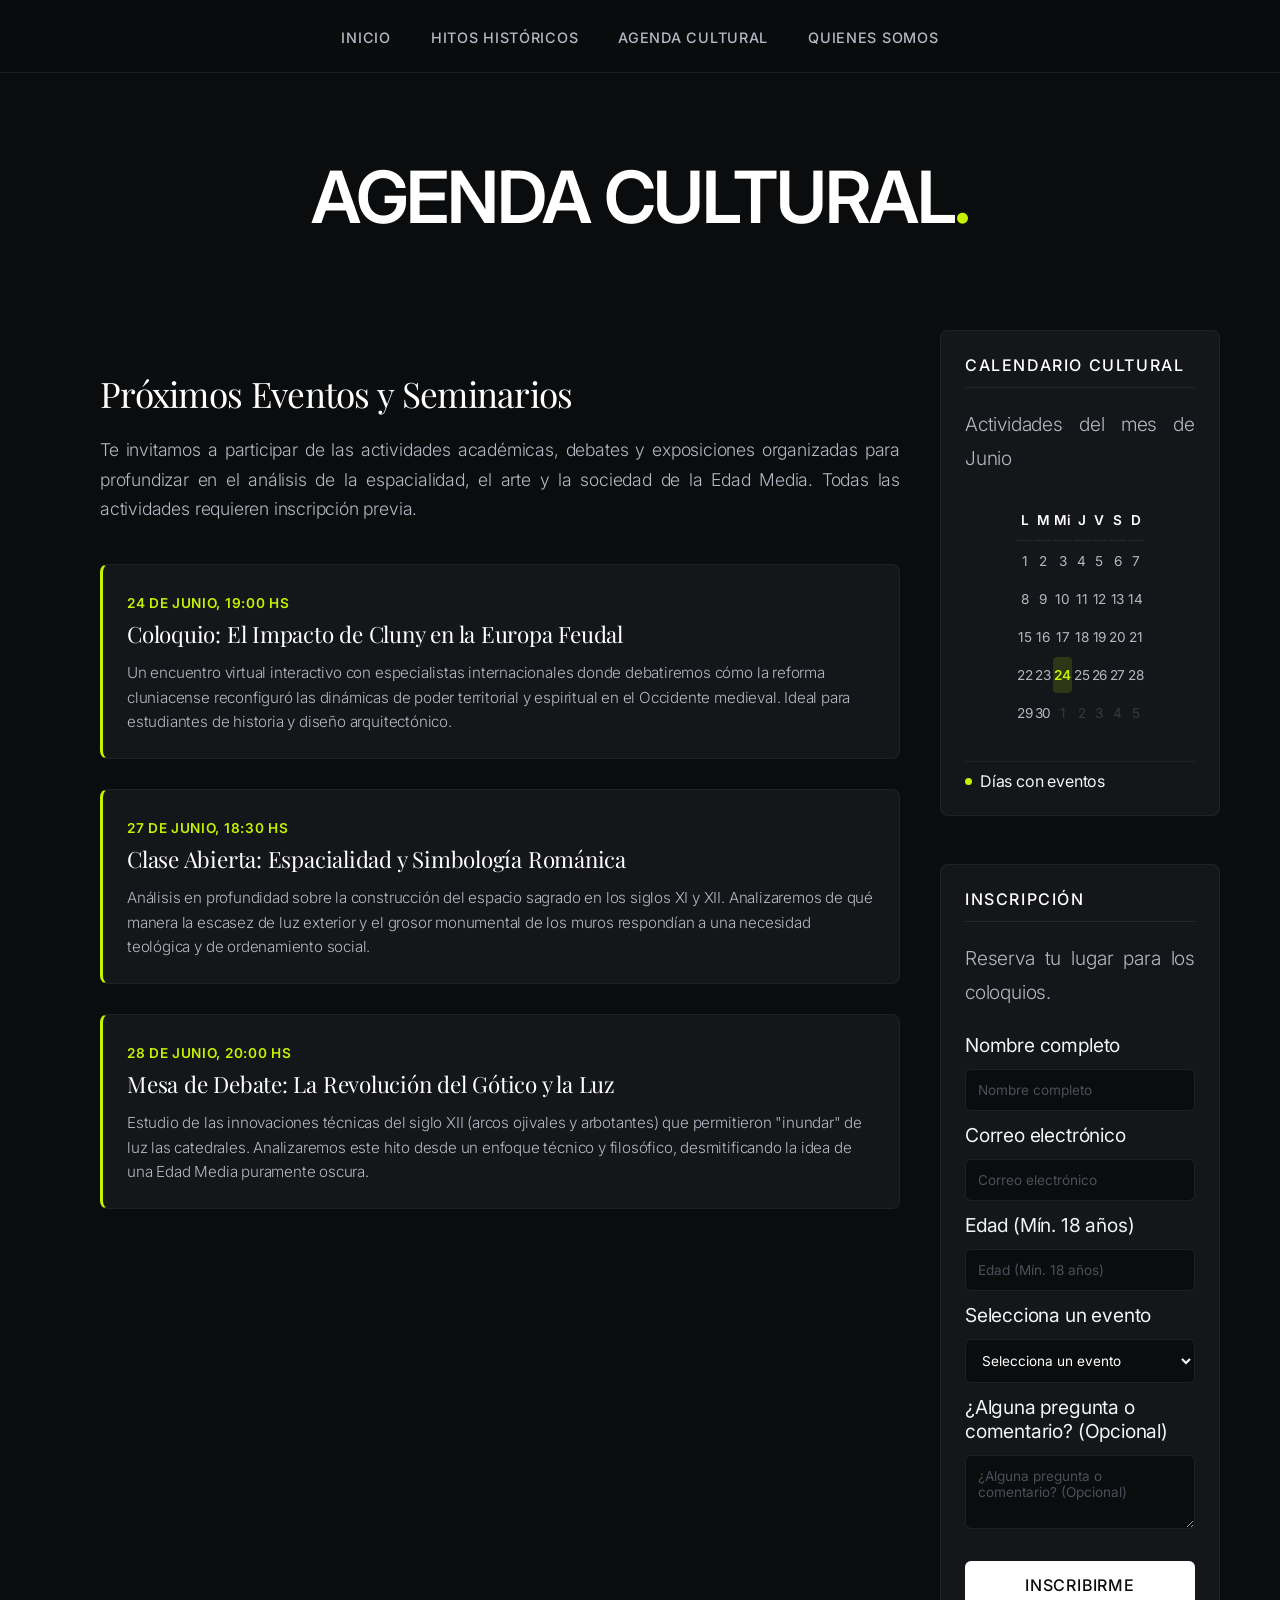
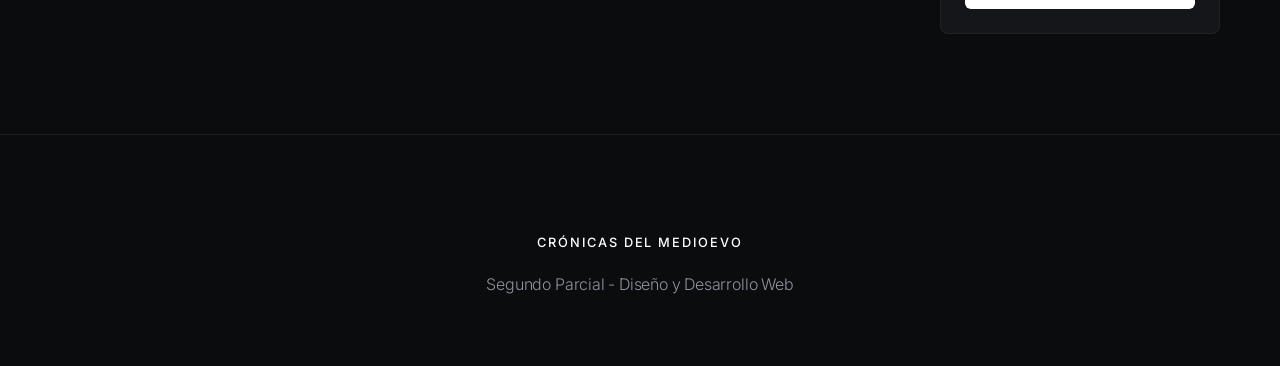
<file: agenda.html>
<!DOCTYPE html>
<html lang="es">
<head>
    <meta charset="UTF-8">
    <meta name="viewport" content="width=device-width, initial-scale=1.0">
    <title>Agenda Cultural - Crónicas del Medioevo</title>
    <link rel="stylesheet" href="indexstyle.css">
</head>
<body>

    <nav class="nav-medieval">
        <button id="boton-menu" class="menu-toggle">MENÚ</button>
        <ul id="menu-enlaces" class="nav-links">
            <li><a href="index.html">Inicio</a></li>
            <li><a href="historia.html">Hitos Históricos</a></li>
            <li><a href="agenda.html">Agenda Cultural</a></li>
            <li><a href="quienessomos.html">Quienes Somos</a></li>
        </ul>
    </nav>

    <header class="cabecera-medieval">
        <h1>Agenda Cultural</h1>
    </header>

    <div class="grid-agenda">
        
        <main class="contenido">
            <section class="introduccion-agenda">
                <h2>Próximos Eventos y Seminarios</h2>
                <p>Te invitamos a participar de las actividades académicas, debates y exposiciones organizadas para profundizar en el análisis de la espacialidad, el arte y la sociedad de la Edad Media. Todas las actividades requieren inscripción previa.</p>
            </section>

            <section class="linea-tiempo-agenda">
                <article class="bloque-hito">
                    <span class="fecha-hito">24 de Junio, 19:00 hs</span>
                    <h3>Coloquio: El Impacto de Cluny en la Europa Feudal</h3>
                    <p>Un encuentro virtual interactivo con especialistas internacionales donde debatiremos cómo la reforma cluniacense reconfiguró las dinámicas de poder territorial y espiritual en el Occidente medieval. Ideal para estudiantes de historia y diseño arquitectónico.</p>
                </article>

                <article class="bloque-hito">
                    <span class="fecha-hito">27 de Junio, 18:30 hs</span>
                    <h3>Clase Abierta: Espacialidad y Simbología Románica</h3>
                    <p>Análisis en profundidad sobre la construcción del espacio sagrado en los siglos XI y XII. Analizaremos de qué manera la escasez de luz exterior y el grosor monumental de los muros respondían a una necesidad teológica y de ordenamiento social.</p>
                </article>

                <article class="bloque-hito">
                    <span class="fecha-hito">28 de Junio, 20:00 hs</span>
                    <h3>Mesa de Debate: La Revolución del Gótico y la Luz</h3>
                    <p>Estudio de las innovaciones técnicas del siglo XII (arcos ojivales y arbotantes) que permitieron "inundar" de luz las catedrales. Analizaremos este hito desde un enfoque técnico y filosófico, desmitificando la idea de una Edad Media puramente oscura.</p>
                </article>
            </section>
        </main>

        <aside class="sidebar columna-derecha">
            
            <div class="contenedor-info">
                <h3>Calendario Cultural</h3>
                <p class="subtitulo-sidebar">Actividades del mes de Junio</p>
                
                <table class="tabla-calendario">
                    <thead>
                        <tr>
                            <th>L</th>
                            <th>M</th>
                            <th>Mi</th>
                            <th>J</th>
                            <th>V</th>
                            <th>S</th>
                            <th>D</th>
                        </tr>
                    </thead>
                    <tbody>
                        <tr>
                            <td>1</td>
                            <td>2</td>
                            <td>3</td>
                            <td>4</td>
                            <td>5</td>
                            <td>6</td>
                            <td>7</td>
                        </tr>
                        <tr>
                            <td>8</td>
                            <td>9</td>
                            <td>10</td>
                            <td>11</td>
                            <td>12</td>
                            <td>13</td>
                            <td>14</td>
                        </tr>
                        <tr>
                            <td>15</td>
                            <td>16</td>
                            <td>17</td>
                            <td>18</td>
                            <td>19</td>
                            <td>20</td>
                            <td>21</td>
                        </tr>
                        <tr>
                            <td>22</td>
                            <td>23</td>
                            <td class="dia-evento" title="Coloquio Cluny">24</td>
                            <td>25</td>
                            <td>26</td>
                            <td>27</td>
                            <td>28</td>
                        </tr>
                        <tr>
                            <td>29</td>
                            <td>30</td>
                            <td class="mes-siguiente">1</td>
                            <td class="mes-siguiente">2</td>
                            <td class="mes-siguiente">3</td>
                            <td class="mes-siguiente">4</td>
                            <td class="mes-siguiente">5</td>
                        </tr>
                    </tbody>
                </table>
                
                <div class="leyenda-calendario">
                    <span class="punto-leyenda"></span>
                    <small class="texto-leyenda">Días con eventos</small>
                </div>
            </div>

            <div class="contenedor-info" id="bloque-inscripcion">
                <h3>Inscripción</h3>
                <p class="subtitulo-sidebar">Reserva tu lugar para los coloquios.</p>
                
                <form id="formulario-agenda" class="formulario-sidebar">
                    <label for="ins-nombre" class="sr-only">Nombre completo</label>
                    <input type="text" id="ins-nombre" placeholder="Nombre completo" required class="input-sidebar">
                    
                    <label for="ins-email" class="sr-only">Correo electrónico</label>
                    <input type="email" id="ins-email" placeholder="Correo electrónico" required class="input-sidebar">
                    
                    <label for="ins-edad" class="sr-only">Edad (Mín. 18 años)</label>
                    <input type="number" id="ins-edad" min="18" placeholder="Edad (Mín. 18 años)" required class="input-sidebar">
                    
                    <label for="ins-evento" class="sr-only">Selecciona un evento</label>
                    <select id="ins-evento" required class="input-sidebar select-medieval">
                        <option value="" disabled selected>Selecciona un evento</option>
                        <option value="Cluny">Coloquio: Impacto de Cluny</option>
                        <option value="Romanico">Clase: Simbología Románica</option>
                        <option value="Gotico">Debate: La Revolución del Gótico</option>
                    </select>

                    <label for="ins-comentario" class="sr-only">¿Alguna pregunta o comentario? (Opcional)</label>
                    <textarea id="ins-comentario" placeholder="¿Alguna pregunta o comentario? (Opcional)" class="input-sidebar textarea-medieval" rows="3"></textarea>
                    
                    <div id="alerta-error" class="alerta-error-sidebar"></div>

                    <button type="submit" class="boton-medieval-full">Inscribirme</button>
                </form>
            </div>

        </aside>

    </div>

    <footer class="footer-medieval">
        <div class="footer-info">
            <h3>Crónicas del Medioevo</h3>
            <p>Segundo Parcial - Diseño y Desarrollo Web</p>
        </div>
    </footer>

    <script src="script.js"></script>
</body>
</html>
</file>
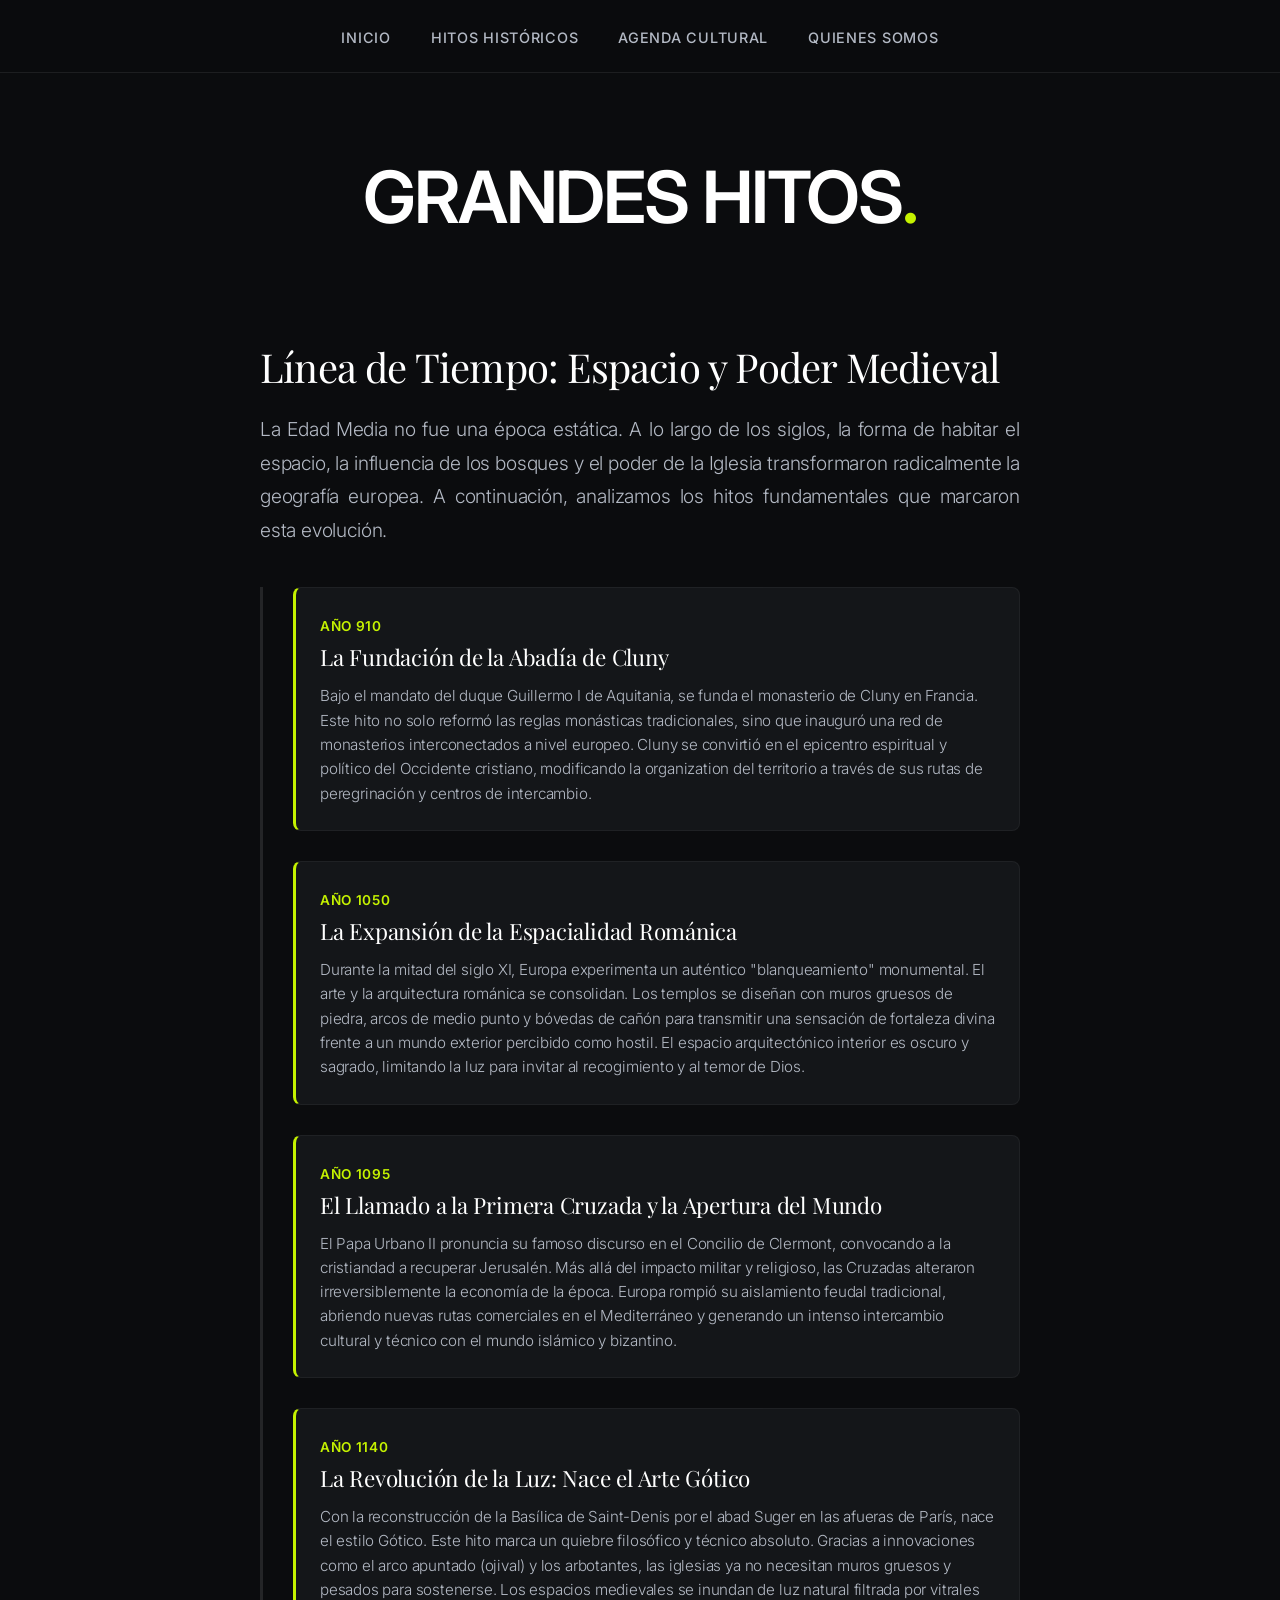
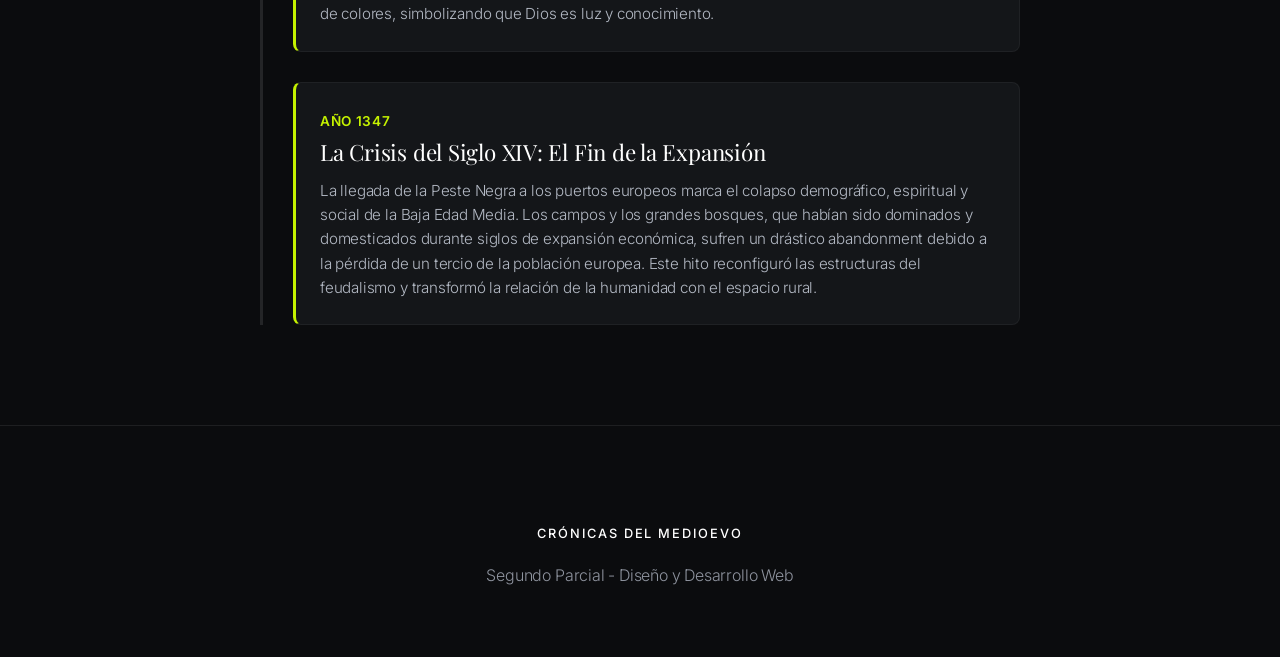
<file: historia.html>
<!DOCTYPE html>
<html lang="es">
<head>
    <meta charset="UTF-8">
    <meta name="viewport" content="width=device-width, initial-scale=1.0">
    <title>Hitos Históricos - Crónicas del Medioevo</title>
    <link rel="stylesheet" href="indexstyle.css">
</head>
<body>

    <nav class="nav-medieval">
        <button id="boton-menu" class="menu-toggle">MENÚ</button>
        <ul id="menu-enlaces" class="nav-links">
            <li><a href="index.html">Inicio</a></li>
            <li><a href="historia.html">Hitos Históricos</a></li>
            <li><a href="agenda.html">Agenda Cultural</a></li>
            <li><a href="quienessomos.html">Quienes Somos</a></li>
        </ul>
    </nav>

    <header class="cabecera-medieval">
        <h1>Grandes Hitos</h1>
    </header>

    <main class="cuerpo-historia">
        <h2>Línea de Tiempo: Espacio y Poder Medieval</h2>
        <p class="descripcion-historia">La Edad Media no fue una época estática. A lo largo de los siglos, la forma de habitar el espacio, la influencia de los bosques y el poder de la Iglesia transformaron radicalmente la geografía europea. A continuación, analizamos los hitos fundamentales que marcaron esta evolución.</p>
        
        <div class="linea-tiempo">

            <article class="bloque-hito">
                <span class="fecha-hito">Año 910</span>
                <h3>La Fundación de la Abadía de Cluny</h3>
                <p>Bajo el mandato del duque Guillermo I de Aquitania, se funda el monasterio de Cluny en Francia. Este hito no solo reformó las reglas monásticas tradicionales, sino que inauguró una red de monasterios interconectados a nivel europeo. Cluny se convirtió en el epicentro espiritual y político del Occidente cristiano, modificando la organization del territorio a través de sus rutas de peregrinación y centros de intercambio.</p>
            </article>

            <article class="bloque-hito">
                <span class="fecha-hito">Año 1050</span>
                <h3>La Expansión de la Espacialidad Románica</h3>
                <p>Durante la mitad del siglo XI, Europa experimenta un auténtico "blanqueamiento" monumental. El arte y la arquitectura románica se consolidan. Los templos se diseñan con muros gruesos de piedra, arcos de medio punto y bóvedas de cañón para transmitir una sensación de fortaleza divina frente a un mundo exterior percibido como hostil. El espacio arquitectónico interior es oscuro y sagrado, limitando la luz para invitar al recogimiento y al temor de Dios.</p>
            </article>

            <article class="bloque-hito">
                <span class="fecha-hito">Año 1095</span>
                <h3>El Llamado a la Primera Cruzada y la Apertura del Mundo</h3>
                <p>El Papa Urbano II pronuncia su famoso discurso en el Concilio de Clermont, convocando a la cristiandad a recuperar Jerusalén. Más allá del impacto militar y religioso, las Cruzadas alteraron irreversiblemente la economía de la época. Europa rompió su aislamiento feudal tradicional, abriendo nuevas rutas comerciales en el Mediterráneo y generando un intenso intercambio cultural y técnico con el mundo islámico y bizantino.</p>
            </article>

            <article class="bloque-hito">
                <span class="fecha-hito">Año 1140</span>
                <h3>La Revolución de la Luz: Nace el Arte Gótico</h3>
                <p>Con la reconstrucción de la Basílica de Saint-Denis por el abad Suger en las afueras de París, nace el estilo Gótico. Este hito marca un quiebre filosófico y técnico absoluto. Gracias a innovaciones como el arco apuntado (ojival) y los arbotantes, las iglesias ya no necesitan muros gruesos y pesados para sostenerse. Los espacios medievales se inundan de luz natural filtrada por vitrales de colores, simbolizando que Dios es luz y conocimiento.</p>
            </article>

            <article class="bloque-hito">
                <span class="fecha-hito">Año 1347</span>
                <h3>La Crisis del Siglo XIV: El Fin de la Expansión</h3>
                <p>La llegada de la Peste Negra a los puertos europeos marca el colapso demográfico, espiritual y social de la Baja Edad Media. Los campos y los grandes bosques, que habían sido dominados y domesticados durante siglos de expansión económica, sufren un drástico abandonment debido a la pérdida de un tercio de la población europea. Este hito reconfiguró las estructuras del feudalismo y transformó la relación de la humanidad con el espacio rural.</p>
            </article>

        </div>
    </main>

    <footer class="footer-medieval">
        <div class="footer-info">
            <h3>Crónicas del Medioevo</h3>
            <p>Segundo Parcial - Diseño y Desarrollo Web</p>
        </div>
    </footer>

    <script src="script.js"></script>
</body>
</html>
</file>
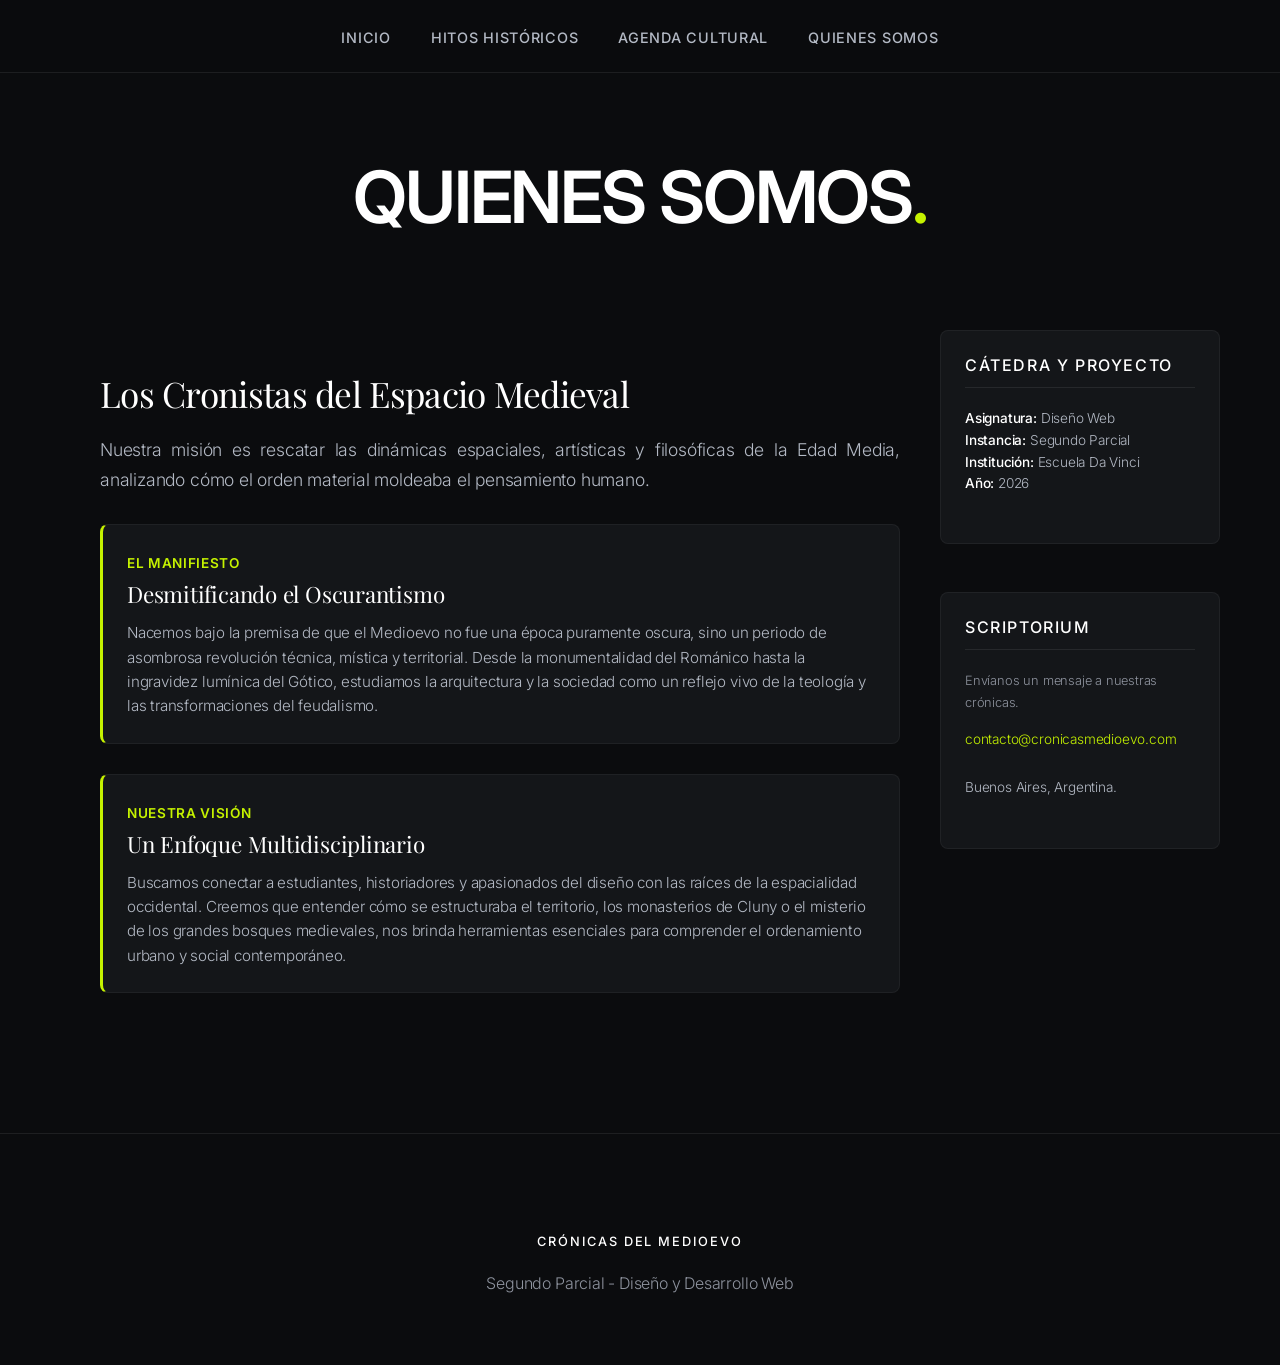
<file: quienessomos.html>
<!DOCTYPE html>
<html lang="es">
<head>
    <meta charset="UTF-8">
    <meta name="viewport" content="width=device-width, initial-scale=1.0">
    <title>Quienes Somos - Crónicas del Medioevo</title>
    <link rel="stylesheet" href="indexstyle.css">
</head>
<body>
    <nav class="nav-medieval">
        <button id="boton-menu" class="menu-toggle">MENÚ</button>
        <ul id="menu-enlaces" class="nav-links">
            <li><a href="index.html">Inicio</a></li>
            <li><a href="historia.html">Hitos Históricos</a></li>
            <li><a href="agenda.html">Agenda Cultural</a></li>
            <li><a href="quienessomos.html">Quienes Somos</a></li>
        </ul>
    </nav>

    <header class="cabecera-medieval">
        <h1>Quienes Somos</h1>
    </header>

    <div class="grid-agenda">
        
        <main class="contenido">
            
            <div class="introduccion-agenda">
                <h2>Los Cronistas del Espacio Medieval</h2>
                <p>Nuestra misión es rescatar las dinámicas espaciales, artísticas y filosóficas de la Edad Media, analizando cómo el orden material moldeaba el pensamiento humano.</p>
            </div>

            <div class="linea-tiempo-agenda">
                
                <div class="bloque-hito">
                    <span class="fecha-hito">El Manifiesto</span>
                    <h3>Desmitificando el Oscurantismo</h3>
                    <p>Nacemos bajo la premisa de que el Medioevo no fue una época puramente oscura, sino un periodo de asombrosa revolución técnica, mística y territorial. Desde la monumentalidad del Románico hasta la ingravidez lumínica del Gótico, estudiamos la arquitectura y la sociedad como un reflejo vivo de la teología y las transformaciones del feudalismo.</p>
                </div>

                <div class="bloque-hito">
                    <span class="fecha-hito">Nuestra Visión</span>
                    <h3>Un Enfoque Multidisciplinario</h3>
                    <p>Buscamos conectar a estudiantes, historiadores y apasionados del diseño con las raíces de la espacialidad occidental. Creemos que entender cómo se estructuraba el territorio, los monasterios de Cluny o el misterio de los grandes bosques medievales, nos brinda herramientas esenciales para comprender el ordenamiento urbano y social contemporáneo.</p>
                </div>

            </div>
        </main>

        <aside class="sidebar columna-derecha">
            
            <div class="contenedor-info">
                <h3>Cátedra y Proyecto</h3>
                <p style="font-size: 0.85rem; color: #b3b9c4; line-height: 1.6; margin-top: 10px;">
                    <strong>Asignatura:</strong> Diseño Web<br>
                    <strong>Instancia:</strong> Segundo Parcial<br>
                    <strong>Institución:</strong> Escuela Da Vinci<br>
                    <strong>Año:</strong> 2026
                </p>
            </div>

            <div class="contenedor-info">
                <h3>Scriptorium</h3>
                <p style="font-size: 0.8rem; margin-bottom: 12px; color: #8e939e; text-align: left;">Envíanos un mensaje a nuestras crónicas.</p>
                <p style="font-size: 0.85rem; color: #c5f200; font-family: 'Inter', sans-serif;">
                    contacto@cronicasmedioevo.com
                </p>
                <p style="font-size: 0.85rem; color: #b3b9c4; margin-top: 8px;">
                    Buenos Aires, Argentina.
                </p>
            </div>

        </aside>

    </div>

    <footer class="footer-medieval">
        <div class="footer-info">
            <h3>Crónicas del Medioevo</h3>
            <p>Segundo Parcial - Diseño y Desarrollo Web</p>
        </div>
    </footer>

    <script src="script.js"></script>
</body>
</html>
</file>
<file: indexstyle.css>
/* Importación de la tipo */
@import url('https://fonts.googleapis.com/css2?family=Inter:wght@300;400;500;600&family=Playfair+Display:ital,wght@0,400;0,600;1,400&display=swap');

body {
    background: #0b0c0e;
    min-height: 100vh; 
    font-family: 'Inter', sans-serif;
    color: #f3f4f6; 
    font-size: 1.2rem;
    margin: 0;
    padding: 0;
    letter-spacing: -0.01em;
}

/* ---  NAV BAR  --- */
.nav-medieval {
    background-color: rgba(11, 12, 14, 0.8); 
    backdrop-filter: blur(12px); 
    -webkit-backdrop-filter: blur(12px);
    padding: 24px 0;
    position: sticky; 
    top: 0;
    z-index: 1000;
    border-bottom: 1px solid rgba(255, 255, 255, 0.08); 
}

.nav-medieval ul {
    list-style: none;
    margin: 0;
    padding: 0;
    display: flex;
    justify-content: center;
    gap: 40px;
}

.nav-medieval a {
    color: #b3b9c4;
    text-decoration: none;
    font-size: 0.9rem;
    font-weight: 500;
    letter-spacing: 0.05em;
    text-transform: uppercase;
    transition: color 0.3s ease;
}

.nav-medieval a:hover {
    color: #c5f200;
}

/* para que no se vea la palabra menu en la computadora */
.menu-toggle {
    display: none;
}

/* --- TITULO --- */
.cabecera-medieval {
    width: 100%;
    display: flex;
    justify-content: center;
    align-items: center;
    padding: 80px 0 40px 0; 
    text-align: center;
}

.cabecera-medieval h1 {
    font-family: 'Inter', sans-serif;
    font-weight: 600;            
    font-size: 4.5rem;           
    color: #ffffff;              
    text-transform: uppercase; 
    letter-spacing: -0.03em;     
    margin: 0;
    position: relative;
}

/* punto final en colorcito neon para mas onda*/
.cabecera-medieval h1::after {
    content: '.';
    color: #c5f200;              
    font-family: 'Inter', sans-serif;
}

/* Ajuste para pantallas pequeñas (móviles) */
@media (max-width: 768px) {
    .cabecera-medieval h1 {
        font-size: 2.2rem;       
        padding: 0 20px;
    }
}

/* --- CONTENEDORES DE TEXTO Y MÁRGENES --- */
main, section, .contenido {
    max-width: 800px; 
    margin: 40px auto; 
    padding: 0;   
}

section {
    margin-bottom: 100px; 
}

/* --- TIPOGRAFÍA --- */
h2 {
    font-family: 'Playfair Display', serif; 
    font-weight: 400;
    font-size: 2.5rem;
    letter-spacing: -0.02em;
    text-align: left; 
    color: #c5f200;     
    margin-top: 0;
    margin-bottom: 30px; 
}

h3 {
    font-family: 'Playfair Display', serif;
    font-weight: 400;
    font-size: 1.75rem;
    letter-spacing: -0.01em;
    text-align: left; 
    color: #ffffff;
    margin-top: 40px; 
    margin-bottom: 20px;
}

p {
    font-family: 'Inter', sans-serif;
    font-weight: 300;
    line-height: 1.75;
    text-align: justify;
    color: #b3b9c4; 
    margin-bottom: 24px;
}

strong {
    color: #ffffff; 
    font-weight: 500;
}

em {
    font-family: 'Playfair Display', serif;
    font-style: italic;
}

/* --- FOTOS  --- */
.enlace-monasterio img:hover, #foto-caballeros:hover, #foto-bosque-medieval:hover {
    transform: scale(1.01);
}

.enlace-monasterio img, #foto-caballeros, #foto-bosque-medieval {
    display: block;
    margin: 40px auto; 
    width: 100%;       
    max-width: 100%; 
    height: auto;
    border-radius: 8px;
    border: 1px solid rgba(255, 255, 255, 0.05);
    transition: transform 0.3s;
    
    /* --- EFECTO BLANCO Y NEGRO --- */
    filter: grayscale(90%); 
    opacity: 0.7;            
    transition: filter 0.5s ease, opacity 0.5s ease, transform 0.5s ease; 
}

/* para que al pasar el mouse se vea a color */
.enlace-monasterio img:hover, #foto-caballeros:hover, #foto-bosque-medieval:hover {
    filter: grayscale(0%);  
    opacity: 15;              
    transform: scale(1.01);
}

/* --- GALERÍA --- */
.contenedor-galeria {
    display: grid;
    grid-template-columns: repeat(auto-fit, minmax(280px, 1fr));
    gap: 32px; 
    align-items: start;
    margin-top: 40px;
}

.item-galeria {
    margin: 0;
    padding: 0;
    background: #141619; 
    border: 1px solid rgba(255, 255, 255, 0.05);
    border-radius: 8px;
    overflow: hidden;
    transition: all 0.3s ease;
}

.item-galeria img {
    width: 100%;
    height: 220px; 
    object-fit: cover; 
    border-radius: 0;
    
    /* --- EFECTO BLANCO Y NEGRO --- */
    filter: grayscale(100%);
    opacity: 0.6;
    transition: filter 0.5s ease, opacity 0.5s ease;
}

/* Al pasar el mouse se vea colorcito*/
.item-galeria:hover img {
    filter: grayscale(0%);
    opacity: 1;
}
.item-galeria figcaption {
    padding: 20px;
    font-family: 'Inter', sans-serif;
    font-size: 0.85rem;
    color: #8e939e;
    text-align: left; 
    font-style: normal;
}

.item-galeria:hover {
    border-color: rgba(255, 255, 255, 0.15);
    transform: translateY(-4px);
    box-shadow: 0 12px 30px rgba(0,0,0,0.5);
}

.item-galeria:hover img {
    filter: none; 
}

/* --- DIVISORES --- */
.divisor-final {
    margin-top: 80px;
    padding: 60px 0;
    border-top: 1px solid rgba(255, 255, 255, 0.08);
    border-bottom: 1px solid rgba(255, 255, 255, 0.08);
    text-align: center;
}

.cita-bibliografica {
    font-family: 'Playfair Display', serif;
    font-size: 1.6rem;
    line-height: 1.4;
    color: #ffffff; 
    opacity: 1;
    text-align: center;
} 

/* --- GRID PRINCIPAL --- */
.grid-principal {
    display: grid;
    grid-template-columns: 280px 1fr 280px; 
    gap: 64px; 
    max-width: 1400px;
    margin: 0 auto;
    padding: 40px;
    align-items: start; 
}

.contenido {
    min-width: 0; 
}

/* --- SIDEBARS --- */
.sidebar {
    display: flex;
    flex-direction: column;
    gap: 48px; 
}

.contenedor-info {
    background: #141619; 
    border: 1px solid rgba(255, 255, 255, 0.05);
    border-radius: 8px;
    padding: 24px;
    box-shadow: none;
}

.contenedor-info h3 {
    font-family: 'Inter', sans-serif;
    font-weight: 500;
    font-size: 1rem;
    text-transform: uppercase;
    letter-spacing: 0.1em;
    color: #ffffff;
    border-bottom: 1px solid rgba(255, 255, 255, 0.08);
    padding-bottom: 12px;
    margin-top: 0;
    margin-bottom: 20px;
}

.bio-ampliada {
    font-family: 'Inter', sans-serif;
    font-size: 0.9rem; 
    line-height: 1.6;
    margin-bottom: 16px;
    color: #8e939e;
    text-align: left;
}

.foto-autor {
    width: 100%;
    height: 180px; 
    object-fit: cover;
    border-radius: 6px;
    margin-bottom: 20px;
    border: 1px solid rgba(255, 255, 255, 0.05);
}

.contenedor-info:hover .foto-autor {
    filter: none; 
    transform: scale(1.02);
}

/* --- COLUMNA DERECHA --- */
.columna-derecha {
    padding-top: 0; 
    display: flex; 
    flex-direction: column;
    height: auto; 
    gap: 48px;
    box-sizing: border-box;
    box-shadow: none;
}

.columna-derecha .contenedor-info:first-child {
    margin-top: 0; 
}

/* --- FORMULARIOS --- */
.formulario-sidebar {
    display: flex;
    flex-direction: column;
    gap: 12px;
}

.input-sidebar {
    background: #0b0c0e; 
    border: 1px solid rgba(255, 255, 255, 0.08);
    padding: 12px;
    color: #ffffff;
    border-radius: 6px;
    font-family: 'Inter', sans-serif;
    font-size: 0.85rem;
    width: 100%;
    box-sizing: border-box;
    transition: border-color 0.3s;
}

.input-sidebar::placeholder {
    color: #4a4f5a;
}

.input-sidebar:focus {
    outline: none;
    border-color: #c5f200; 
}

.boton-medieval-full {
    background-color: #ffffff; 
    color: #0b0c0e;
    border: none;
    padding: 14px;
    font-family: 'Inter', sans-serif;
    font-weight: 500;
    font-size: 1rem;
    text-transform: uppercase;
    letter-spacing: 0.05em;
    cursor: pointer;
    border-radius: 6px;
    transition: all 0.3s;
    margin-top: 8px;
}

.boton-medieval-full:hover {
    background-color: #c5f200;
}

/* --- SPOTIFY / PODCAST--- */
.podcast-posicionado {
    background-color: #141619;
    border-left: 3px solid #c5f200; 
    padding: 24px;
}

.podcast-posicionado h3 {
    font-family: 'Inter', sans-serif;
    font-size: 1rem;
    color: #ffffff;
}

.bio-breve {
    font-size: 1rem;
    color: #8e939e;
}

.boton-spotify {
    display: inline-flex;
    align-items: center;
    justify-content: center;
    background-color: #1DB954;
    color: white;
    padding: 12px 24px;
    border-radius: 6px; 
    text-decoration: none;
    font-family: 'Inter', sans-serif;
    font-weight: 500;
    margin-top: 16px;
    font-size: 0.8rem;
    letter-spacing: 0.02em;
    transition: 0.3s;
}

.boton-spotify:hover {
    background-color: #1ed760;
    transform: translateY(-2px);
}

/* --- FOOTER --- */
.footer-medieval {
    background-color: #0b0c0e;
    border-top: 1px solid rgba(255, 255, 255, 0.08);
    padding: 60px 20px;
    margin-top: 100px;
    color: #8e939e;
    width: 100%;
    box-sizing: border-box;
}

.footer-info h3 {
    font-family: 'Inter', sans-serif;
    font-weight: 500;
    color: #ffffff;
    text-transform: uppercase;
    font-size: 0.8rem;
    letter-spacing: 0.15em;
    margin-bottom: 20px;
    text-align: center;
}

.footer-info p {
    font-family: 'Inter', sans-serif;
    font-size: 1rem;
    margin: 8px 0;
    text-align: center;
    color: #8e939e;
}
/* A PARTIR DE ACA EMPIEZA INFO DEL SEGUNDO PARCIAL: HACERLO RESPONSIVE, OCULTAR LO DEL MENÚ,ETC*/

/* pagina historia*/
.cuerpo-historia {
    max-width: 800px;
    margin: 60px auto;
    padding: 0 20px;
    box-sizing: border-box;
}

.cuerpo-historia h2 {
    font-family: 'Playfair Display', serif;
    font-size: 2.5rem;
    color: #ffffff;
    margin-bottom: 20px;
}

.descripcion-historia {
    font-family: 'Inter', sans-serif;
    font-weight: 300;
    line-height: 1.75;
    color: #b3b9c4;
    margin-bottom: 40px;
}

/* linea de tiempo! */
.linea-tiempo {
    display: flex;
    flex-direction: column;
    gap: 30px;
    border-left: 3px solid rgba(255, 255, 255, 0.1); 
    padding-left: 30px;
}

.bloque-hito {
    background-color: #141619;
    border: 1px solid rgba(255, 255, 255, 0.05);
    border-left: 3px solid #c5f200;    
    border-radius: 8px;
    padding: 24px;
    transition: transform 0.3s ease, border-color 0.3s ease;
}

.bloque-hito:hover {
    transform: translateX(8px);
    border-color: #c5f200; 
}


.fecha-hito {
    display: inline-block;
    color: #c5f200;
    font-family: 'Inter', sans-serif;
    font-weight: 600;
    font-size: 0.85rem;
    text-transform: uppercase;
    letter-spacing: 0.05em;
    margin-bottom: 8px;
}

.bloque-hito h3 {
    margin-top: 0;
    margin-bottom: 12px;
    font-size: 1.4rem;
    color: #ffffff;
}

.bloque-hito p {
    font-size: 0.95rem;
    line-height: 1.6;
    color: #b3b9c4;
    margin: 0;
    text-align: left;
}
/* --- AGENDA --- */


.grid-agenda {
    display: grid;
    grid-template-columns: 1fr 280px;
    max-width: 1200px;
    margin: 50px auto 60px auto;
    padding: 0 20px;
    box-sizing: border-box;
    align-items: start; 
}

.introduccion-agenda {
    margin: 0 0 30px 0; 
    padding: 0;
    box-sizing: border-box;
}

.introduccion-agenda h2 {
    font-family: 'Playfair Display', serif;
    font-size: 2.2rem;
    color: #ffffff;
    margin-top: 0;
    margin-bottom: 15px;
}

.introduccion-agenda p {
    font-family: 'Inter', sans-serif;
    font-weight: 300;
    line-height: 1.7;
    color: #b3b9c4;
    font-size: 1.1rem;
    margin-bottom: 0;
}

.linea-tiempo-agenda {
    display: flex;
    flex-direction: column;
    gap: 30px;
}

/*  Calendario */
.tabla-calendario {
    width: 100%;
    padding: 10px 50px;
    font-family: 'Inter', sans-serif;
    font-size: 0.85rem;
    text-align: center;
    margin-top: 10px;
}

.tabla-calendario th {
    color: #ffffff;
    font-weight: 600;
    padding-bottom: 12px;
    border-bottom: 1px solid rgba(255, 255, 255, 0.08);
}

.tabla-calendario td {
    padding: 10px 0;
    color: #b3b9c4;
}

/* Días fuera de junio van en otro colorcito */
.tabla-calendario .mes-siguiente {
    color: rgba(255, 255, 255, 0.15);
}

/* Día destacado con evento */
.tabla-calendario .dia-evento {
    background-color: rgba(197, 242, 0, 0.15); 
    color: #c5f200; 
    font-weight: 600;
    border-radius: 4px;
}

.leyenda-calendario {
    display: flex;
    align-items: center;
    gap: 8px;
    margin-top: 18px;
    padding-top: 9px;
    border-top: 1px solid rgba(255, 255, 255, 0.05);
}

.punto-leyenda {
    width: 7px;
    height: 7px;
    background-color: #c5f200;
    border-radius: 50%;
    display: inline-block;
}

/* ===================================================
   RESPONSIVE DESIGN: ADAPTACIÓN 
   =================================================== */

@media (max-width: 1024px) {
    
    /* --- MENÚ HAMBURGUESA  --- */
    .menu-toggle {
        display: block;
        background-color: #141619;
        color: #c5f200;
        border: 1px solid #c5f200;
        padding: 10px 20px;
        font-family: 'Inter', sans-serif;
        font-weight: 600;
        cursor: pointer;
        border-radius: 4px;
        margin: 0 auto;
        text-transform: uppercase;
        letter-spacing: 0.05em;
    }

    .nav-medieval ul.nav-links {
        display: none; 
        flex-direction: column ;
        align-items: center;
        gap: 18px;
        margin-top: 20px;
        padding: 0;
        width: 100%;
    }
    .nav-medieval ul.nav-links.active {
        display: flex;
    }
    .nav-links {
        display: none; /* Oculta los enlaces por defecto */
        flex-direction: column;
        align-items: center;
        gap: 18px;
        margin-top: 20px;
        padding: 0;
        width: 100%;
    }
    .nav-links.active {
        display: flex ; 
    }

    /* --- REESTRUCTURACIÓN DE LAS GRILLAS) --- */
    .grid-principal, .grid-agenda, .cuerpo-historia {
        display: flex;;
        flex-direction: column; 
        gap: 30px;
        padding: 0 15px ;
        margin-top: 25px;
        box-sizing: border-box;
    }


    .contenido, .sidebar, .columna-izquierda, .columna-derecha {
        width: 100%;
        max-width: 100% ;
        box-sizing: border-box;
        float: none; 
    }

    /* --- ORDEN VISUAL EN LA HOME --- */
    .grid-principal {
        display: flex;
        flex-direction: column; 
    }
    
    .grid-principal .contenido {
        order: 1;
    }
    .grid-principal .columna-izquierda {
        order: 2 ; 
    }
    .grid-principal .columna-derecha {
        order: 3; 
    }

    /* --- CONTROL DE IMÁGENES --- */
    .contenedor-info img, 
    .galeria-medieval img, 
    figure img, 
    img {
        width: 100% ;
        max-width: 100%t;
        height: auto; 
        display: block;
        object-fit: cover;
        margin: 10px auto;
    }

    /* --- SOLUCIÓN DE ESPACIOS QUE SE ROMPEN --- */
    .contenedor-info {
        width: 100%;
        box-sizing:border-box;
        margin-bottom: 10px;
        padding: 30px; 
    }

    .tabla-calendario {
        width: 100%;
        padding: 0;
        margin: 15px 0;
        border-collapse: collapse;
    }

    .tabla-calendario td, .tabla-calendario th {
        padding: 10px 4px;
        font-size: 0.85rem;
    }

    .formulario-sidebar {
        gap: 14px;
    }
    
    .input-sidebar {
        font-size: 1rem; 
    }
}
</file>
